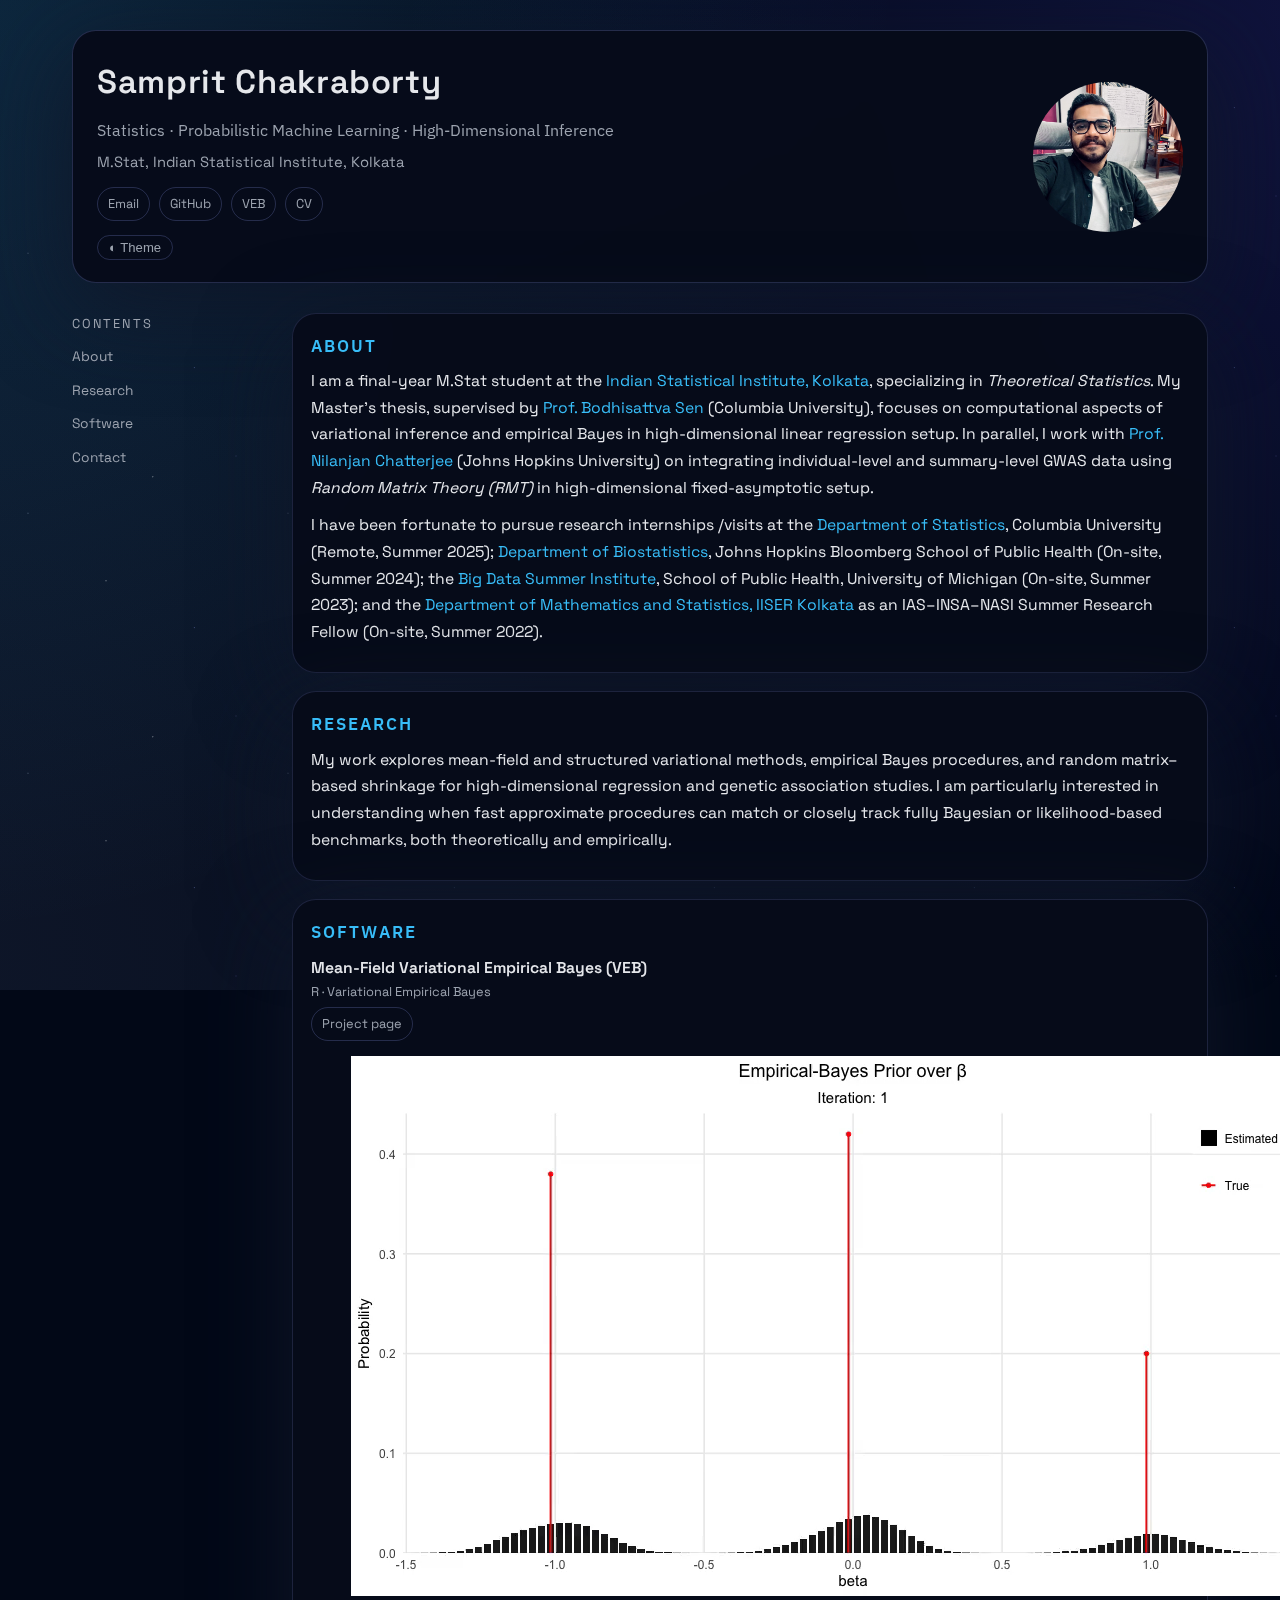
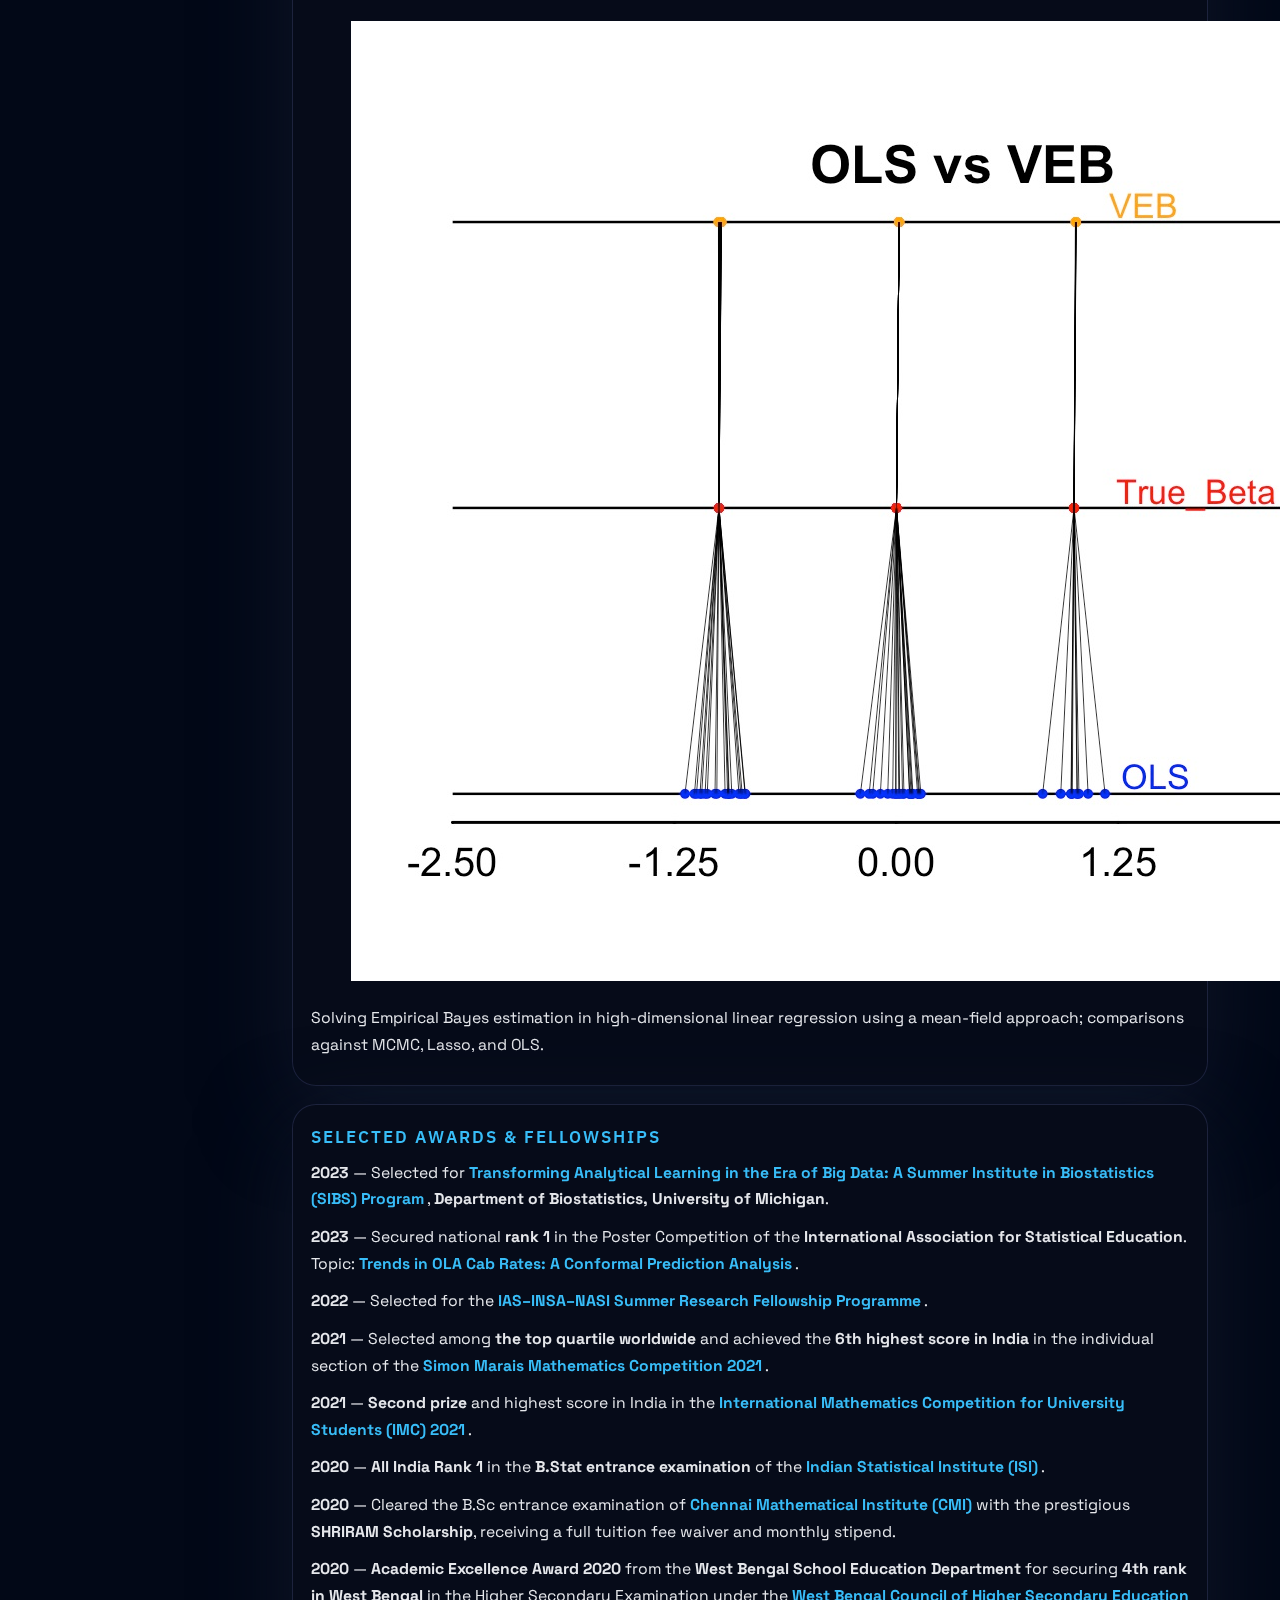
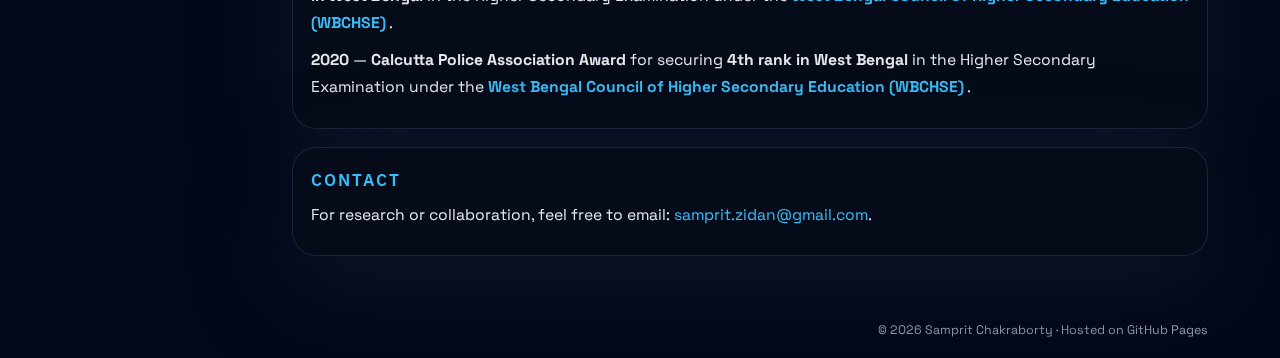
<file: index.html>
<!DOCTYPE html>
<html lang="en">
<head>
  <meta charset="UTF-8" />
  <title>Samprit Chakraborty | Statistics & Probabilistic ML</title>
  <meta name="viewport" content="width=device-width, initial-scale=1" />
  <meta name="description" content="Academic portfolio of Samprit Chakraborty." />
  <link rel="stylesheet" href="assets/css/style.css" />

  <link rel="preconnect" href="https://fonts.googleapis.com" />
  <link rel="preconnect" href="https://fonts.gstatic.com" crossorigin />
  <link href="https://fonts.googleapis.com/css2?family=Space+Grotesk:wght@400;500;600;700&family=IBM+Plex+Sans:wght@300;400;500;600&family=JetBrains+Mono:wght@400;500&display=swap" rel="stylesheet" />
</head>
<body>
  <div class="site-shell">
    <!-- Header: name, photo, affiliation -->
    <header class="site-header">
      <div class="header-inner">
        <div class="header-text">
          <div class="site-name">Samprit Chakraborty</div>
          <div class="site-tagline">
            Statistics · Probabilistic Machine Learning · High-Dimensional Inference
          </div>
          <div class="site-affiliation">
            M.Stat, Indian Statistical Institute, Kolkata
          </div>
          <div class="header-links">
            <a href="mailto:samprit.zidan@gmail.com">Email</a>
            <a href="https://github.com/sampritC" target="_blank" rel="noopener">GitHub</a>
            <a href="https://sampritc.github.io/veb.html" target="_blank" rel="noopener">VEB</a>
            <a href="Samprit_CV.pdf" target="_blank" rel="noopener">CV</a>
          </div>
          <button class="theme-toggle" id="themeToggle" aria-label="Toggle theme">
            ◐ Theme
          </button>
        </div>
        <div class="header-right">
          <div class="photo-frame">
              <img src="assets/img/samprit.jpeg" alt="Samprit Chakraborty" />
          </div>

       </div>
      </div>
    </header>

    <!-- Two-column layout -->
    <div class="page-layout">
      <!-- Left: contents -->
      <aside class="side-menu">
        <div class="side-menu-title">Contents</div>
        <nav>
          <a href="#about">About</a>
          <a href="#research">Research</a>
          <a href="#software">Software</a>
          <a href="#contact">Contact</a>
        </nav>
      </aside>

      <!-- Right: main content -->
      <main class="main-content">
        <!-- About -->
        <section id="about" class="section">
          <h2>About</h2>
          <p>
            I am a final-year M.Stat student at the
            <a href="https://www.isical.ac.in" target="_blank" rel="noopener">Indian Statistical Institute, Kolkata</a>, specializing in
            <em>Theoretical Statistics</em>. My Master’s thesis, supervised by
            <a href="https://sites.stat.columbia.edu/bodhi/Bodhi/Welcome.html" target="_blank" rel="noopener">Prof. Bodhisattva Sen</a>
            (Columbia University), focuses on computational aspects of variational inference and empirical Bayes in high-dimensional
            linear regression setup. In parallel, I work with
            <a href="https://publichealth.jhu.edu/faculty/1826/nilanjan-chatterjee" target="_blank" rel="noopener">Prof. Nilanjan Chatterjee</a>
            (Johns Hopkins University) on integrating individual-level and summary-level GWAS data using
            <em>Random Matrix Theory (RMT)</em> in high-dimensional fixed-asymptotic setup.
          </p>
          <p>
            I have been fortunate to pursue research internships /visits at the
            <a href="https://stat.columbia.edu" target="_blank" rel="noopener">
              Department of Statistics</a>, Columbia University (Remote, Summer 2025);
            <a href="https://publichealth.jhu.edu/departments/biostatistics" target="_blank" rel="noopener">
              Department of Biostatistics</a>, Johns Hopkins Bloomberg School of Public Health (On-site, Summer 2024);
            the
            <a href="https://sph.umich.edu/bdsi/" target="_blank" rel="noopener">
              Big Data Summer Institute</a>, School of Public Health, University of Michigan (On-site, Summer 2023); and the
            <a href="https://math.iiserkol.ac.in" target="_blank" rel="noopener">
              Department of Mathematics and Statistics, IISER Kolkata
            </a>
            as an IAS–INSA–NASI Summer Research Fellow (On-site, Summer 2022).
          </p>
        </section>

        <!-- Research -->
        <section id="research" class="section">
          <h2>Research</h2>
          <p>
            My work explores mean-field and structured variational methods, empirical Bayes procedures, and random matrix–based
            shrinkage for high-dimensional regression and genetic association studies. I am particularly interested in understanding
            when fast approximate procedures can match or closely track fully Bayesian or likelihood-based benchmarks, both
            theoretically and empirically.
          </p>
        </section>
        
    <!-- Software -->
<section id="software" class="section">
  <h2>Software</h2>
  <ul class="item-list">
    <li>
      <div class="item-title">Mean-Field Variational Empirical Bayes (VEB)</div>
      <div class="item-label">R · Variational Empirical Bayes</div>

      <div class="header-links" style="margin-top:4px; gap:8px;">
        <a href="veb.html">Project page</a>
      </div>

      <!-- NEW: small 2-column media row -->
      <div class="software-media-grid">
        <figure class="software-media-card">
          <video
            src="assets/video/prior_evolution_strong_changes.mp4"
            autoplay
            muted
            loop
            playsinline
          ></video>
        </figure>

        <figure class="software-media-card">
          <img
            src="assets/img/veb_ols_lasso_comparison.jpeg"
            alt="VEB vs OLS vs Lasso comparison"
            loading="lazy"
          />
        </figure>
      </div>

      <p>
        Solving Empirical Bayes estimation in high-dimensional linear regression using a mean-field
        approach; comparisons against MCMC, Lasso, and OLS.
      </p>
    </li>
  </ul>
</section>

      <!-- Selected Awards & Fellowships -->
        <section id="awards" class="section">
          <h2>Selected Awards &amp; Fellowships</h2>
          <ul class="item-list">
            <li>
              <p>
                <strong>2023</strong> —
                Selected for
                <a href="https://sph.umich.edu/bdsi/" target="_blank" rel="noopener">
                  <strong>Transforming Analytical Learning in the Era of Big Data: A Summer Institute in Biostatistics (SIBS) Program</strong>
                </a>,
                <strong>Department of Biostatistics, University of Michigan</strong>.
              </p>
            </li>
            <li>
              <p>
                <strong>2023</strong> —
                Secured national <strong>rank 1</strong> in the Poster Competition of the
                <strong>International Association for Statistical Education</strong>.<br />
                Topic:
                <a href="https://sites.google.com/view/islp-india/home" target="_blank" rel="noopener">
                  <strong>Trends in OLA Cab Rates: A Conformal Prediction Analysis</strong>
                </a>.
              </p>
            </li>
            <li>
              <p>
                <strong>2022</strong> —
                Selected for the
                <a href="https://webjapps.ias.ac.in/fellowship2022/lists/result.jsp" target="_blank" rel="noopener">
                  <strong>IAS–INSA–NASI Summer Research Fellowship Programme</strong>
                </a>.
              </p>
            </li>
            <li>
              <p>
                <strong>2021</strong> —
                Selected among <strong>the top quartile worldwide</strong> and achieved the
                <strong>6th highest score in India</strong> in the individual section of the
                <a href="https://www.simonmarais.org/2021.html" target="_blank" rel="noopener">
                  <strong>Simon Marais Mathematics Competition 2021</strong>
                </a>.
              </p>
            </li>
            <li>
              <p>
                <strong>2021</strong> —
                <strong>Second prize</strong> and highest score in India in the
                <a href="https://www.imc-math.org.uk/" target="_blank" rel="noopener">
                  <strong>International Mathematics Competition for University Students (IMC) 2021</strong>
                </a>.
              </p>
            </li>
            <li>
              <p>
                <strong>2020</strong> —
                <strong>All India Rank 1</strong> in the
                  <strong>B.Stat entrance examination</strong>
                of the <a href="https://www.isical.ac.in" target="_blank" rel="noopener"><strong>Indian Statistical Institute (ISI)</strong>
                </a>.
              </p>
            </li>
            <li>
              <p>
                <strong>2020</strong> —
                Cleared the B.Sc entrance examination of
                <strong><a href="https://www.cmi.ac.in" target="_blank" rel="noopener">Chennai Mathematical Institute (CMI)</a></strong> with the prestigious
                <strong>SHRIRAM Scholarship</strong>, receiving a full tuition fee waiver and monthly stipend.
              </p>
            </li>
            <li>
              <p>
                <strong>2020</strong> —
                <strong>Academic Excellence Award 2020</strong> from the
                <strong>West Bengal School Education Department</strong> for securing
                <strong>4th rank in West Bengal</strong> in the Higher Secondary Examination under the
                <a href="https://wbchse.nic.in/html/index.html" target="_blank" rel="noopener">
                  <strong>West Bengal Council of Higher Secondary Education (WBCHSE)</strong>
                </a>.
              </p>
            </li>
            <li>
              <p>
                <strong>2020</strong> —
                <strong>Calcutta Police Association Award</strong> for securing
                <strong>4th rank in West Bengal</strong> in the Higher Secondary Examination under the
                <a href="https://wbchse.nic.in/html/index.html" target="_blank" rel="noopener">
                  <strong>West Bengal Council of Higher Secondary Education (WBCHSE)</strong>
                </a>.
              </p>
            </li>
          </ul>
        </section>
        <!-- Contact -->
        <section id="contact" class="section">
          <h2>Contact</h2>
          <p>
            For research or collaboration, feel free to email:
            <a href="mailto:samprit.zidan@gmail.com">samprit.zidan@gmail.com</a>.
          </p>
        </section>
      </main>
    </div>
  </div>

  <footer class="footer">
    © <span id="year"></span> Samprit Chakraborty · Hosted on GitHub Pages
  </footer>

  <script src="assets/js/main.js"></script>
</body>
</html>
</file>
<file: assets/css/style.css>
/* Cosmic Academic Theme — two-column layout with header,
   left contents, right body. Clean, readable, "intellectual". */

/* =========================
   Root + Themes
   ========================= */

:root {
  --font-main: "Space Grotesk", system-ui, -apple-system, BlinkMacSystemFont, sans-serif;
  --font-alt: "IBM Plex Sans", system-ui, -apple-system, BlinkMacSystemFont, sans-serif;
  --font-mono: "JetBrains Mono", SFMono-Regular, Menlo, Monaco, Consolas, "Liberation Mono", "Courier New", monospace;

  --bg: #020817;
  --bg-soft: rgba(6, 11, 25, 0.98);
  --text: #e5e7eb;
  --muted: #9ca3af;
  --accent: #38bdf8; /* sky for dark */
  --border: rgba(148, 163, 253, 0.22);

  --link-color: #38bdf8;
  --link-hover: #7dd3fc;

  --radius-lg: 24px;
  --radius-md: 12px;
  --shadow-soft: 0 26px 90px rgba(15, 23, 42, 0.9);
  --transition-fast: 0.18s ease-in-out;

  --base-font-size: 17px; /* slightly larger */
}

[data-theme="light"] {
  --bg: #f9fafb;
  --bg-soft: #ffffff;
  --text: #111827;
  --muted: #6b7280;
  --accent: #1d4ed8; /* deep blue */
  --border: #e5e7eb;

  --link-color: #1d4ed8;
  --link-hover: #1d4ed8;

  --shadow-soft: 0 16px 46px rgba(15, 23, 42, 0.08);
}

[data-theme="dark"] {
  --bg: #020817;
  --bg-soft: rgba(6, 11, 25, 0.98);
  --text: #e5e7eb;
  --muted: #9ca3af;
  --accent: #38bdf8;
  --border: rgba(148, 163, 253, 0.22);

  --link-color: #38bdf8;
  --link-hover: #7dd3fc;

  --shadow-soft: 0 26px 90px rgba(15, 23, 42, 0.9);
}

/* =========================
   Reset + Base
   ========================= */

*,
*::before,
*::after {
  box-sizing: border-box;
}

html {
  scroll-behavior: smooth;
}

body {
  margin: 0;
  padding: 0;
  min-height: 100vh;
  font-family: var(--font-main);
  font-size: var(--base-font-size);
  line-height: 1.7;
  background-color: var(--bg);
  color: var(--text);
  -webkit-font-smoothing: antialiased;
  overflow-x: hidden;
  position: relative;
}

/* =========================
   Starfield Background (dark only)
   ========================= */

body::before,
body::after {
  content: "";
  position: fixed;
  inset: -10%;
  z-index: -2;
  pointer-events: none;
}

body::before {
  background:
    radial-gradient(circle at 0% 0%, rgba(56, 189, 248, 0.18), transparent 55%),
    radial-gradient(circle at 100% 8%, rgba(79, 70, 229, 0.20), transparent 55%),
    radial-gradient(circle at 0% 100%, rgba(15, 23, 42, 0.98), transparent 72%),
    var(--bg);
}

body::after {
  background-image:
    radial-gradient(1px 1px at 8% 18%, rgba(248, 250, 252, 0.9), transparent),
    radial-gradient(1px 1px at 24% 76%, rgba(148, 163, 253, 0.6), transparent),
    radial-gradient(1px 1px at 60% 32%, rgba(191, 219, 254, 0.55), transparent),
    radial-gradient(1px 1px at 90% 58%, rgba(248, 250, 252, 0.9), transparent),
    radial-gradient(1px 1px at 40% 10%, rgba(129, 140, 248, 0.4), transparent);
  background-size: 260px 260px;
  mix-blend-mode: screen;
  opacity: 0.55;
  animation: twinkle 22s linear infinite alternate;
}

[data-theme="light"] body::before,
[data-theme="light"] body::after {
  display: none; /* clean in light mode */
}

@keyframes twinkle {
  0% {
    opacity: 0.3;
    transform: translate3d(0, 0, 0);
  }
  100% {
    opacity: 0.9;
    transform: translate3d(-14px, -10px, 0);
  }
}

/* =========================
   Typography & Links
   ========================= */

p {
  margin: 0 0 0.7em;
  max-width: 70rem;
}

a {
  color: var(--link-color);
  text-decoration: none; /* no underline */
  transition: color var(--transition-fast), opacity var(--transition-fast);
}

a:hover,
a:focus-visible {
  color: var(--link-hover);
  opacity: 0.9;
}

/* =========================
   Shell + Header
   ========================= */

.site-shell {
  max-width: 1180px;
  margin: 0 auto;
  padding: 30px 22px 40px;
}

.site-header {
  margin-bottom: 30px;
}

.header-inner {
  display: flex;
  align-items: center;
  justify-content: space-between;
  gap: 24px; /* tightened to bring photo closer */
  padding: 24px 24px 22px;
  background: var(--bg-soft);
  border-radius: var(--radius-lg);
  border: 1px solid var(--border);
  box-shadow: var(--shadow-soft);
  backdrop-filter: blur(20px);
}

.header-text {
  display: flex;
  flex-direction: column;
  gap: 6px;
}

.site-name {
  font-size: 2.05rem;
  font-weight: 600;
  letter-spacing: 0.02em;
}

.site-tagline {
  font-family: var(--font-alt);
  font-size: 1rem;
  color: var(--muted);
}

.site-affiliation {
  font-size: 0.92rem;
  color: var(--muted);
}

.header-links {
  display: flex;
  flex-wrap: wrap;
  gap: 9px;
  margin-top: 6px;
}

.header-links a {
  font-size: 0.8rem;
  padding: 5px 10px;
  border-radius: 999px;
  border: 1px solid var(--border);
  color: var(--muted);
  background: transparent;
  transition: all var(--transition-fast);
}

.header-links a:hover {
  color: var(--accent);
  border-color: var(--accent);
  transform: translateY(-1px);
}

.header-right {
  display: flex;
  flex-direction: column;
  align-items: flex-end;
  gap: 10px;
}

/* Slightly larger portrait to balance header */
.photo-frame {
  width: 150px;
  height: 150px;
  border-radius: 999px;
  overflow: hidden;
  background:
    radial-gradient(circle at 30% 0, rgba(56,189,248,0.26), transparent),
    radial-gradient(circle at 80% 90%, rgba(79,70,229,0.24), transparent),
    #020817;
  display: flex;
  align-items: center;
  justify-content: center;
}

.photo-frame img {
  width: 100%;
  height: 100%;
  object-fit: cover;
}

.theme-toggle {
  margin-top: 8px;
  align-self: flex-start;
  padding: 4px 11px;
  border-radius: 999px;
  border: 1px solid var(--border);
  background: transparent;
  color: var(--muted);
  font-size: 0.82rem;
  cursor: pointer;
  transition: all var(--transition-fast);
}

.theme-toggle:hover {
  color: var(--accent);
  border-color: var(--accent);
  transform: translateY(-1px);
}

/* =========================
   Two-column Layout
   ========================= */

.page-layout {
  display: grid;
  grid-template-columns: 190px minmax(0, 1fr);
  gap: 30px;
  margin-top: 24px;
}

/* Left: contents index */

.side-menu {
  position: sticky;
  top: 130px;
  align-self: flex-start;
  font-size: 0.86rem;
  color: var(--muted);
}

.side-menu-title {
  font-size: 0.8rem;
  text-transform: uppercase;
  letter-spacing: 0.14em;
  color: var(--muted);
  margin-bottom: 8px;
}

.side-menu nav {
  display: flex;
  flex-direction: column;
  gap: 4px;
}

.side-menu a {
  color: var(--muted);
  padding: 3px 0;
  border-radius: 6px;
}

.side-menu a:hover {
  color: var(--accent);
}

/* Right: content */

.main-content {
  display: flex;
  flex-direction: column;
  gap: 18px;
}

.section {
  background: var(--bg-soft);
  padding: 18px 18px 16px;
  border-radius: var(--radius-lg);
  border: 1px solid rgba(148, 163, 253, 0.16);
  box-shadow: var(--shadow-soft);
  backdrop-filter: blur(16px);
}

.section h2 {
  margin: 0 0 8px;
  font-size: 1.04rem;
  font-weight: 600;
  letter-spacing: 0.12em;
  text-transform: uppercase;
  color: var(--accent);
  font-family: var(--font-alt);
}

.section p,
.section li {
  font-size: 0.98rem;
  color: var(--text);
}

.section-intro {
  font-size: 0.86rem;
  color: var(--muted);
}

/* Lists */

.item-list {
  list-style: none;
  padding: 0;
  margin: 0;
}

.item-list li {
  margin-bottom: 10px;
}

.item-title,
.pub-title {
  font-weight: 600;
}

.item-label,
.pub-venue,
.pub-authors {
  font-size: 0.8rem;
  color: var(--muted);
}

/* Project / figure cards */

.project-grid {
  display: grid;
  grid-template-columns: repeat(auto-fill, minmax(230px, 1fr));
  gap: 10px;
  margin-top: 8px;
}

.project-card {
  padding: 10px 10px 9px;
  border-radius: var(--radius-md);
  background-color: rgba(2, 6, 23, 0.98);
  border: 1px solid var(--border);
  box-shadow: 0 14px 40px rgba(15, 23, 42, 0.9);
  display: flex;
  flex-direction: column;
  gap: 3px;
  transition: all var(--transition-fast);
}

[data-theme="light"] .project-card {
  background-color: var(--bg-soft);
  box-shadow: 0 8px 24px rgba(15, 23, 42, 0.06);
}

.project-card:hover {
  transform: translateY(-3px);
  box-shadow: 0 18px 50px rgba(15, 23, 42, 0.95);
  border-color: var(--accent);
}

.project-name {
  font-size: 0.9rem;
  font-weight: 600;
}

.project-desc {
  font-size: 0.8rem;
  color: var(--muted);
}

.project-meta {
  font-size: 0.72rem;
  color: var(--muted);
  display: flex;
  justify-content: space-between;
  gap: 4px;
}

.project-link {
  font-size: 0.78rem;
}

/* Figure list on VEB page (stacked) */

.veb-video {
  width: 100%;
  max-width: 720px;
  display: block;
  margin: 10px auto 0;
  border-radius: 12px;
  box-shadow: 0 14px 40px rgba(15, 23, 42, 0.9);
  background-color: #000;
}

.figure-list {
  display: flex;
  flex-direction: column;
  gap: 12px;
  margin-top: 8px;
}
.video-row {
  display: flex;
  flex-wrap: wrap;
  gap: 16px;
  margin-top: 8px;
  align-items: flex-start;
  justify-content: space-between;
}

.video-col {
  flex: 1 1 260px;
}

.veb-video {
  width: 100%;
  display: block;
  margin-top: 6px;
  border-radius: 12px;
  box-shadow: 0 14px 40px rgba(15, 23, 42, 0.9);
  background-color: #000;
}

/* On small screens, stack them */
@media (max-width: 900px) {
  .video-row {
    flex-direction: column;
  }
}

/* Inline code / math */

code,
kbd,
samp {
  font-family: var(--font-mono);
  font-size: 0.8rem;
  padding: 2px 5px;
  border-radius: 5px;
  background-color: rgba(15, 23, 42, 0.98);
  color: #bfdbfe;
}

[data-theme="light"] code,
[data-theme="light"] kbd,
[data-theme="light"] samp {
  background-color: #111827;
  color: #bfdbfe;
}

/* Footer */

.footer {
  max-width: 1180px;
  margin: 20px auto 0;
  padding: 4px 22px 16px;
  font-size: 0.78rem;
  color: var(--muted);
  text-align: right;
}

/* =========================
   Responsive
   ========================= */

@media (max-width: 900px) {
  .site-shell {
    padding: 22px 14px 26px;
  }

  .header-inner {
    flex-direction: row;
    align-items: flex-start;
    gap: 18px;
  }

  .photo-frame {
    width: 96px;
    height: 96px;
  }

  .page-layout {
    grid-template-columns: 1fr;
    gap: 16px;
    margin-top: 18px;
  }

  .side-menu {
    position: static;
    display: flex;
    flex-wrap: wrap;
    gap: 10px;
    padding: 10px 10px 6px;
    background: var(--bg-soft);
    border-radius: var(--radius-md);
    border: 1px solid var(--border);
    box-shadow: var(--shadow-soft);
  }

  .side-menu-title {
    width: 100%;
    margin-bottom: 2px;
  }

  .side-menu nav {
    flex-direction: row;
    flex-wrap: wrap;
    gap: 8px 12px;
  }
}
</file>
